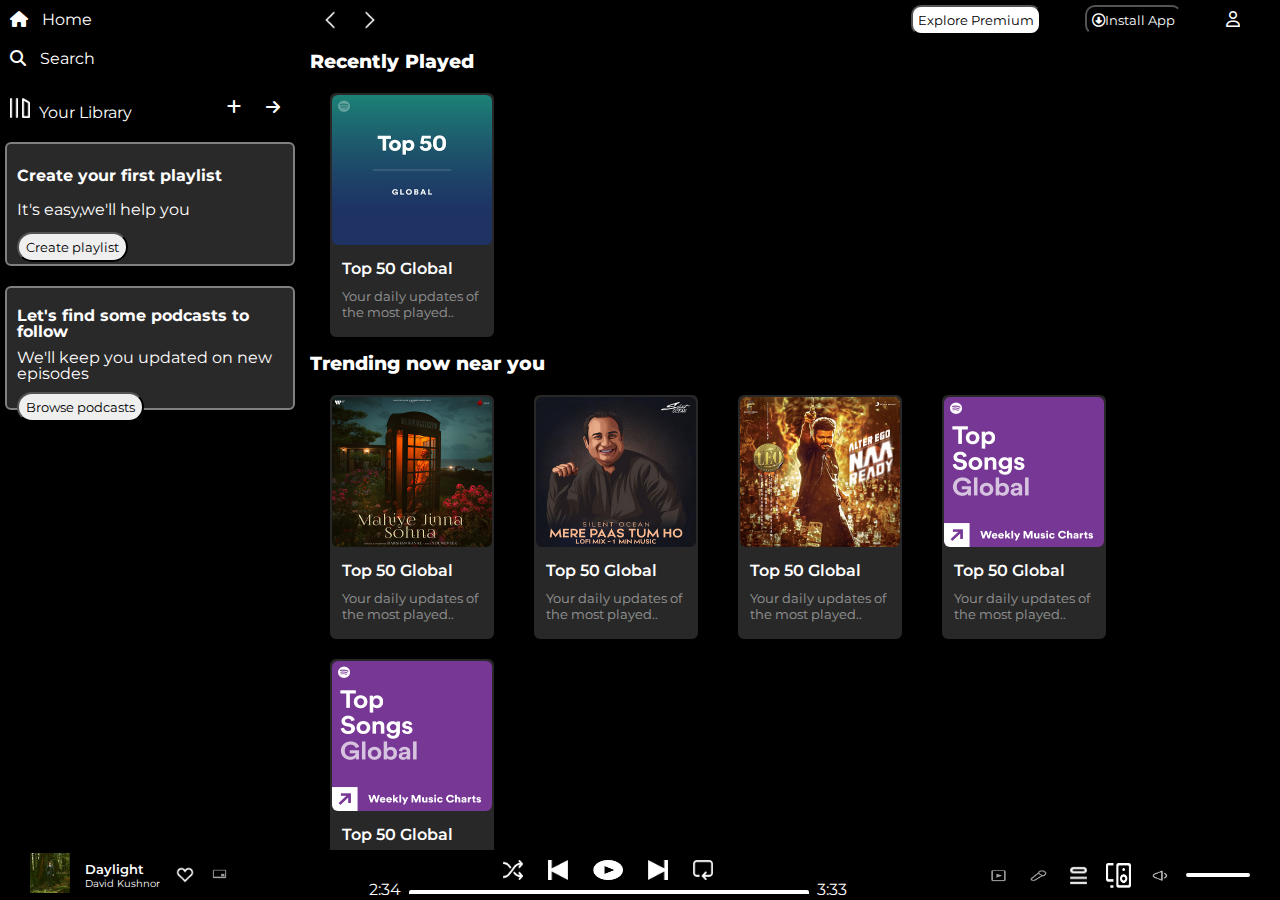
<file: index.html>
<!DOCTYPE html>
<html lang="en">

<head>
    <meta charset="UTF-8">
    <meta name="viewport" content="width=device-width, initial-scale=1.0">
    <link rel="stylesheet" href="https://cdnjs.cloudflare.com/ajax/libs/font-awesome/6.7.2/css/all.min.css"
        integrity="sha512-Evv84Mr4kqVGRNSgIGL/F/aIDqQb7xQ2vcrdIwxfjThSH8CSR7PBEakCr51Ck+w+/U6swU2Im1vVX0SVk9ABhg=="
        crossorigin="anonymous" referrerpolicy="no-referrer" />
    <link rel="preconnect" href="https://fonts.googleapis.com">
    <link rel="preconnect" href="https://fonts.gstatic.com" crossorigin>
    <link href="https://fonts.googleapis.com/css2?family=Montserrat:ital@0;1&display=swap" rel="stylesheet">
    <link rel="icon" href="./assests/logo.png">
    <title>Spotify - Web Player: Music for everyone</title>
    <link rel="stylesheet" href="style.css">
</head>

<body>
    <div class="main">

        <div class="sidebar">
            <div class="side-nav">
                <div class="home">
                    <i class="fa-solid fa-house"></i>
                    <a href="#">Home</a>
                </div>
                <div class="search">
                    <i class="fa-solid fa-magnifying-glass"></i>
                    <a href="#">Search</a>
                </div>
            </div>
            <div class="library-nav">
                <div class="front-library">
                    <img src="./assests/library_icon.png">
                    <a href="#">Your Library</a>
                </div>
                <div class="library-icon">
                    <i class="fa-solid fa-plus"></i>
                    <i class="fa-solid fa-arrow-right"></i>
                </div>
            </div>

            <div class="library-cards">
                <div class="card-1">
                    <p style="font-weight: 700;">Create your first playlist</p>
                    <p>It's easy,we'll help you</p>
                    <button>Create playlist</button>
                </div>
                

                <div class="card-2">
                    <p style="font-weight: 700;">Let's find some podcasts to follow</p>
                    <p>We'll keep you updated on new episodes</p>
                    <button>Browse podcasts</button>
                </div>
            </div>
            </div>
       

        <div class="content">
            <div class="sticky-nav">
                <div class="sticky-nav-img">
                    <img src="assests/backward_icon.png">
                    <img src="assests/forward_icon.png">
                </div>
                <div class="sticky-nav-button">
                    <button class="badge" style="background-color: white; color:black">Explore Premium</button>
                    <button class="badge"><i class="fa-regular fa-circle-down"></i>Install App</button>
                    <i class="fa-regular fa-user"></i>
                </div>
            </div>

            <h3 style="margin-top: 15px;font-weight: 800;opacity: 1"> Recently Played</h3>

       
        <div class="card-container">
            <img class="global" src="assests/card1img.jpeg ">
            <p style="font-weight:600"> Top 50 Global</p>
            <P style="font-size:small ;opacity: 0.5;">Your daily updates of the most played..</P>
        </div>

        <h3 style="margin-top: 15px; font-weight: 800;opacity: 1;">Trending now near you</h3>
        <div class="card-container-2">
            <div class="card-container">
                <img class="global" src="assests/card2img.jpeg ">
                <p style="font-weight:600"> Top 50 Global</p>
                <P style="font-size:small ;opacity: 0.5;">Your daily updates of the most played..</P>
            </div>
            <div class="card-container">
                <img class="global" src="assests/card3img.jpeg ">
                <p style="font-weight:600"> Top 50 Global</p>
                <P style="font-size:small ;opacity: 0.5;">Your daily updates of the most played..</P>
            </div>
            <div class="card-container">
                <img class="global" src="assests/card4img.jpeg ">
                <p style="font-weight:600"> Top 50 Global</p>
                <P style="font-size:small ;opacity: 0.5;">Your daily updates of the most played..</P>
            </div>
            <div class="card-container">
                <img class="global" src="assests/card5img.jpeg ">
                <p style="font-weight:600"> Top 50 Global</p>
                <P style="font-size:small ;opacity: 0.5;">Your daily updates of the most played..</P>
            </div>
              <div class="card-container">
                <img class="global" src="assests/card5img.jpeg ">
                <p style="font-weight:600"> Top 50 Global</p>
                <P style="font-size:small ;opacity: 0.5;">Your daily updates of the most played..</P>
            </div>

        </div>

        <div class="container-3head">
            <h3 style="font-weight: 800;opacity: 1;">Featured Charts</h3>
            <h5 style="margin-right :25px;font-weight: 600">show all</h5>
        </div>
        <div class="card-container-3">
         <div class="card-container">
                <img class="global" src="assests/card5img.jpeg ">
                <p style="font-weight:600"> Top Songs-Global</p>
                <P style="font-size:small ;opacity: 0.5;">Your weekly updates of the most played tracks right..</P>
            </div>
             <div class="card-container">
                <img class="global" src="assests/card6img.jpeg ">
                <p style="font-weight:600"> Top Songs-India</p>
                <P style="font-size:small ;opacity: 0.5;">Your weekly updates of the most played tracks right..</P>
            </div>
             <div class="card-container">
                <img class="global" src="assests/card1img.jpeg ">
                <p style="font-weight:600"> Top 50-Global</p>
                <P style="font-size:small ;opacity: 0.5;">Your daily updates of the most played tracks right..</P>
            </div>
            </div>

        <div class="footer">
            <div class="innerfooter"></div>
    </div>

    </div>
    
    <div class="music-player">
        <div class="section-1">
            <div class="img"><img src="homework assests/album_picture.jpeg"></div>
            <div class="section-content">
                <h5 style="font-weight: 600;">Daylight</h5>
                <p style="font-size:10px ;">David Kushnor</p>
            </div>
            <img src="homework assests/album_icon1.png">
            <img src="homework assests/album_icon2.png">
        </div>
        <div class="section-2">
            <div class="uppersection-2">
                <img src="assests/player_icon1.png">
                <img src="assests/player_icon2.png">
                <img style="width: 30px;" src="assests/player_icon3.png">
                <img src="assests/player_icon4.png">
                <img src="assests/player_icon5.png">
            </div>
            <div class="lowersection-2">
                <p>2:34</p>
                 <div class="bigmusicbar"></div>
                <p>3:33</p>
            </div>
        </div>

        <div class="section-3">
               <img src="homework assests/controls_icon1.png" alt="">
        <img src="homework assests/controld_icon2.png" alt="">
        <img src="homework assests/controls_icon3.png" alt="">
        <img src="homework assests/controls_icon4.png" alt="">
        <img src="homework assests/controls_icon5.png" alt="">
        <div class="musicbar"></div>
    </div>
    </div>
    </div>
</body>

</html>
</file>
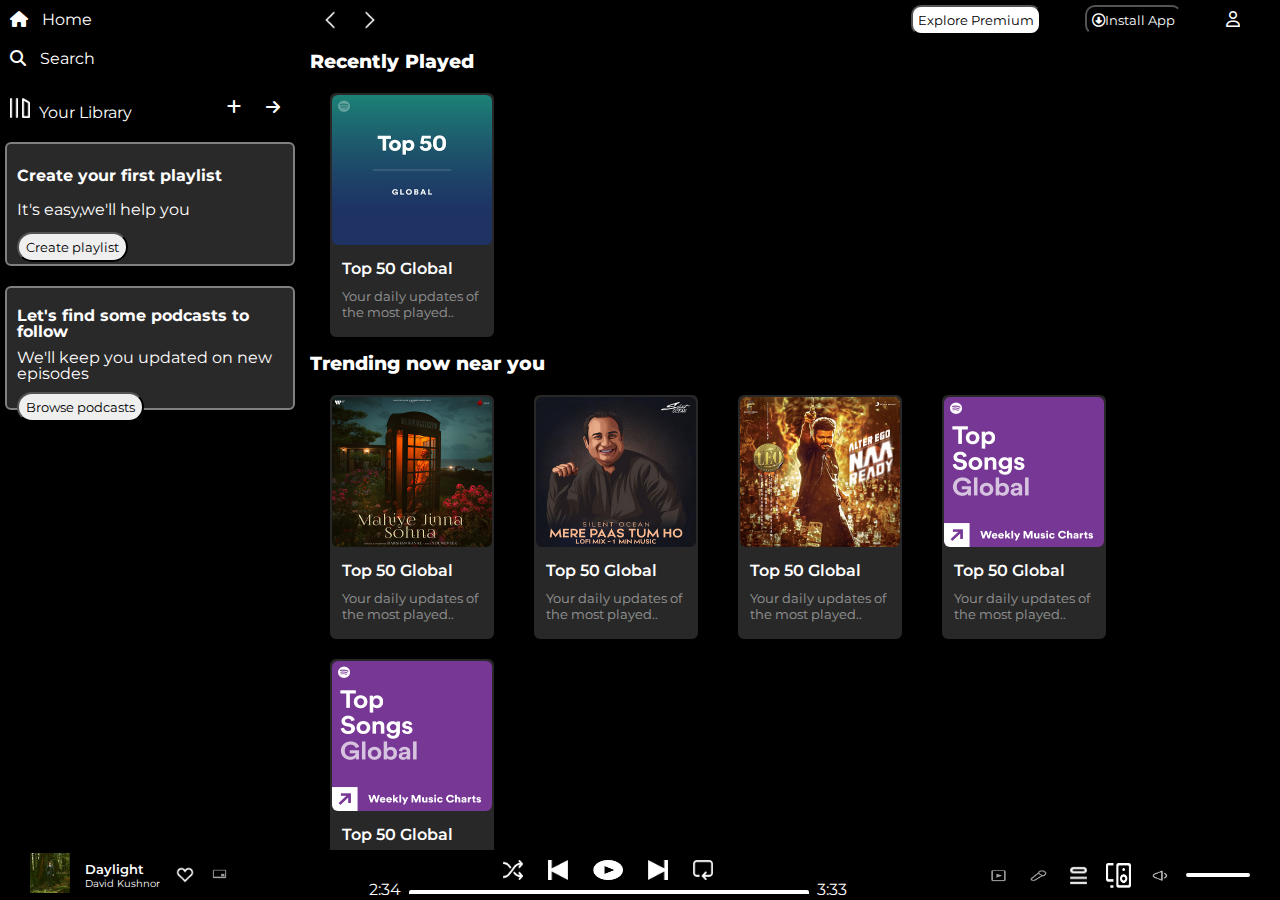
<file: spotify.html>
<!DOCTYPE html>
<html lang="en">

<head>
    <meta charset="UTF-8">
    <meta name="viewport" content="width=device-width, initial-scale=1.0">
    <link rel="stylesheet" href="https://cdnjs.cloudflare.com/ajax/libs/font-awesome/6.7.2/css/all.min.css"
        integrity="sha512-Evv84Mr4kqVGRNSgIGL/F/aIDqQb7xQ2vcrdIwxfjThSH8CSR7PBEakCr51Ck+w+/U6swU2Im1vVX0SVk9ABhg=="
        crossorigin="anonymous" referrerpolicy="no-referrer" />
    <link rel="preconnect" href="https://fonts.googleapis.com">
    <link rel="preconnect" href="https://fonts.gstatic.com" crossorigin>
    <link href="https://fonts.googleapis.com/css2?family=Montserrat:ital@0;1&display=swap" rel="stylesheet">
    <link rel="icon" href="./assests/logo.png">
    <title>Spotify - Web Player: Music for everyone</title>
    <link rel="stylesheet" href="style.css">
</head>

<body>
    <div class="main">

        <div class="sidebar">
            <div class="side-nav">
                <div class="home">
                    <i class="fa-solid fa-house"></i>
                    <a href="#">Home</a>
                </div>
                <div class="search">
                    <i class="fa-solid fa-magnifying-glass"></i>
                    <a href="#">Search</a>
                </div>
            </div>
            <div class="library-nav">
                <div class="front-library">
                    <img src="./assests/library_icon.png">
                    <a href="#">Your Library</a>
                </div>
                <div class="library-icon">
                    <i class="fa-solid fa-plus"></i>
                    <i class="fa-solid fa-arrow-right"></i>
                </div>
            </div>

            <div class="library-cards">
                <div class="card-1">
                    <p style="font-weight: 700;">Create your first playlist</p>
                    <p>It's easy,we'll help you</p>
                    <button>Create playlist</button>
                </div>
                

                <div class="card-2">
                    <p style="font-weight: 700;">Let's find some podcasts to follow</p>
                    <p>We'll keep you updated on new episodes</p>
                    <button>Browse podcasts</button>
                </div>
            </div>
            </div>
       

        <div class="content">
            <div class="sticky-nav">
                <div class="sticky-nav-img">
                    <img src="assests/backward_icon.png">
                    <img src="assests/forward_icon.png">
                </div>
                <div class="sticky-nav-button">
                    <button class="badge" style="background-color: white; color:black">Explore Premium</button>
                    <button class="badge"><i class="fa-regular fa-circle-down"></i>Install App</button>
                    <i class="fa-regular fa-user"></i>
                </div>
            </div>

            <h3 style="margin-top: 15px;font-weight: 800;opacity: 1"> Recently Played</h3>

       
        <div class="card-container">
            <img class="global" src="assests/card1img.jpeg ">
            <p style="font-weight:600"> Top 50 Global</p>
            <P style="font-size:small ;opacity: 0.5;">Your daily updates of the most played..</P>
        </div>

        <h3 style="margin-top: 15px; font-weight: 800;opacity: 1;">Trending now near you</h3>
        <div class="card-container-2">
            <div class="card-container">
                <img class="global" src="assests/card2img.jpeg ">
                <p style="font-weight:600"> Top 50 Global</p>
                <P style="font-size:small ;opacity: 0.5;">Your daily updates of the most played..</P>
            </div>
            <div class="card-container">
                <img class="global" src="assests/card3img.jpeg ">
                <p style="font-weight:600"> Top 50 Global</p>
                <P style="font-size:small ;opacity: 0.5;">Your daily updates of the most played..</P>
            </div>
            <div class="card-container">
                <img class="global" src="assests/card4img.jpeg ">
                <p style="font-weight:600"> Top 50 Global</p>
                <P style="font-size:small ;opacity: 0.5;">Your daily updates of the most played..</P>
            </div>
            <div class="card-container">
                <img class="global" src="assests/card5img.jpeg ">
                <p style="font-weight:600"> Top 50 Global</p>
                <P style="font-size:small ;opacity: 0.5;">Your daily updates of the most played..</P>
            </div>
              <div class="card-container">
                <img class="global" src="assests/card5img.jpeg ">
                <p style="font-weight:600"> Top 50 Global</p>
                <P style="font-size:small ;opacity: 0.5;">Your daily updates of the most played..</P>
            </div>

        </div>

        <div class="container-3head">
            <h3 style="font-weight: 800;opacity: 1;">Featured Charts</h3>
            <h5 style="margin-right :25px;font-weight: 600">show all</h5>
        </div>
        <div class="card-container-3">
         <div class="card-container">
                <img class="global" src="assests/card5img.jpeg ">
                <p style="font-weight:600"> Top Songs-Global</p>
                <P style="font-size:small ;opacity: 0.5;">Your weekly updates of the most played tracks right..</P>
            </div>
             <div class="card-container">
                <img class="global" src="assests/card6img.jpeg ">
                <p style="font-weight:600"> Top Songs-India</p>
                <P style="font-size:small ;opacity: 0.5;">Your weekly updates of the most played tracks right..</P>
            </div>
             <div class="card-container">
                <img class="global" src="assests/card1img.jpeg ">
                <p style="font-weight:600"> Top 50-Global</p>
                <P style="font-size:small ;opacity: 0.5;">Your daily updates of the most played tracks right..</P>
            </div>
            </div>

        <div class="footer">
            <div class="innerfooter"></div>
    </div>

    </div>
    
    <div class="music-player">
        <div class="section-1">
            <div class="img"><img src="homework assests/album_picture.jpeg"></div>
            <div class="section-content">
                <h5 style="font-weight: 600;">Daylight</h5>
                <p style="font-size:10px ;">David Kushnor</p>
            </div>
            <img src="homework assests/album_icon1.png">
            <img src="homework assests/album_icon2.png">
        </div>
        <div class="section-2">
            <div class="uppersection-2">
                <img src="assests/player_icon1.png">
                <img src="assests/player_icon2.png">
                <img style="width: 30px;" src="assests/player_icon3.png">
                <img src="assests/player_icon4.png">
                <img src="assests/player_icon5.png">
            </div>
            <div class="lowersection-2">
                <p>2:34</p>
                 <div class="bigmusicbar"></div>
                <p>3:33</p>
            </div>
        </div>

        <div class="section-3">
               <img src="homework assests/controls_icon1.png" alt="">
        <img src="homework assests/controld_icon2.png" alt="">
        <img src="homework assests/controls_icon3.png" alt="">
        <img src="homework assests/controls_icon4.png" alt="">
        <img src="homework assests/controls_icon5.png" alt="">
        <div class="musicbar"></div>
    </div>
    </div>
    </div>
</body>

</html>
</file>
<file: style.css>
*{
    margin:0;
    padding:0;
  font-family: "Montserrat", serif;
  /* font-optical-sizing: auto; */
  font-weight: 400;
  font-style: normal;
  color: white;
}

.main{
    display: flex;
    height:100vh;
}

.sidebar{
    background-color: black;
    width:300px;
   

}

.content{
    background-color: black;
    flex:1;
    padding-left:10px;
    overflow: auto;
}

.music-player{
    background-color: rgb(0,0,0);
   position:fixed;
   bottom:0;
   width:100%;
   height: 50px;
   display: flex;
   justify-content: space-between;

  

}

.sidebar .side-nav  .home{
    margin-top:10px;
    margin-bottom:10px;
    padding-left: 10px;
}
.sidebar .side-nav .home a {
    text-decoration: none;
    padding-left:10px;
}


.sidebar .side-nav  .search{
    margin-top:20px;
    margin-bottom:10px;
    padding-left: 10px;
}
.sidebar .side-nav .search a {
    text-decoration: none;
    padding-left:10px;
}

.sidebar .library-nav{
    margin-top: 30px;
}

img{
    height:15px;
    width:15px;
}

.sidebar .library-nav {
    display:flex;
    justify-content:space-between;
   
}
.sidebar .library-nav .front-library {
margin-left:10px;

}
.sidebar .library-nav .library-icon{
    margin-right:10px;
}

.sidebar .library-nav .front-library a{
    padding-left:5px;
    text-decoration:none;
}

.sidebar .library-nav .library-icon i{
    padding-left:10px;
    padding-right: 10px;
}

.sidebar .library-cards{
    margin-top:20px;
margin-right:5px;
margin-left:5px;
display:flex;
flex-direction: column;
justify-content: space-evenly;

}

.sidebar .library-cards .card-1{
    padding-top:20px;
    padding-left:10px;
    border: 2px solid grey;
    border-radius:6px;
    background-color: rgb(42, 41, 41);
    height:100px;
    
}




.sidebar .library-cards .card-1 p{
    line-height: 1.5;
    padding-bottom: 10px;
}

.sidebar .library-cards .card-1 button{
    border-radius: 20px;
    color:black;
    padding : 5px 7px 5px 7px;
    font-weight: 400;
 padding-bottom: -10px;
 
}




.sidebar .library-cards .card-2{
    padding-top:20px;
    padding-left:10px;
    border: 2px solid grey;
    border-radius:6px;
    background-color: rgb(42, 41, 41);
    height:100px;
    margin-top:20px;
    align-items: center;
    
}


.sidebar .library-cards .card-2 p{
    line-height: 1;
    padding-bottom: 10px;
}

.sidebar .library-cards .card-2 button{
    border-radius: 20px;
    color:black;
    padding : 5px 7px 5px 7px;
    font-weight: 400;
 padding-bottom: -10px;
 
}

.sticky-nav{
    position: static;
    top:0;
}
.badge{
    background-color:black;
    border-radius:10px;
    padding:5px ;
}

.sticky-nav{
    display:flex;
    justify-content:space-between;
    align-items:center;

}

 .sticky-nav-img{
display:flex;
margin-left:10px;
align-items:center;
margin-top:5px;


}
.sticky-nav-img img{
    height: 20px;
    width: 20px;
    padding-right:20px;
}

.sticky-nav-button .badge{
    margin-right:40px;
}

.sticky-nav-button {
   margin-right:40px;
    margin-top:5px;
    
} 
  


.card-container{
    width:160px;
    height:240px;
    margin-top:20px;
    margin-left:20px;
    background-color: rgb(40, 40, 40);
    border: 2px solid  rgb(40, 40, 40);
border-radius: 6px;

}

.global{
   width:100%;
   height:150px;
   border-radius: 6px;
}

.card-container p{
padding-top:10px;
padding-left:10px;
}

.card-container-2 {
    display:flex;
    flex-wrap: wrap;
   
}
.card-container-2 div{
    margin-right:20px;
    
}

.container-3head{

display:flex;
justify-content: space-between;
margin-top: 15px;

}

.card-container-3{
      display:flex;
    flex-wrap: wrap;
  gap:40px;
}


.footer{
    height:300px;
  
}

.innerfooter{
    height:100px;
    border-bottom: 2px solid rgb(43, 42, 42);
}

.section-1{
    display: flex;
    gap:15px;
    align-items: center;
    margin-left: 30px;
}


img{
    height: 20px;
    width: 20px;
}

 .img img{
    height:40px;
    width:40px;
}
.section-2{
    display: flex;
    flex-direction: column;
    align-items: center;
}

.uppersection-2{
    margin-top: 10px;;
    display: flex;
    gap:25px;
}

.lowersection-2{
    display: flex;
    gap:8px;
}

.uppersection-2 img{
    height: 20px;
    width: 20px;
}


.section-3{
    display: flex;
    gap: 15px;;
    align-items: center;
    margin-right: 30px;
}

.section-3 img{
    height: 25px;
    width: 25px;
}

.musicbar{
    width:60px;
    border: 2px solid white;
    border-radius: 2px;
}

.bigmusicbar{
    margin-top:10px;
    border-top:4px solid white;
    border-radius: 2px;
    width:400px;
}
</file>
